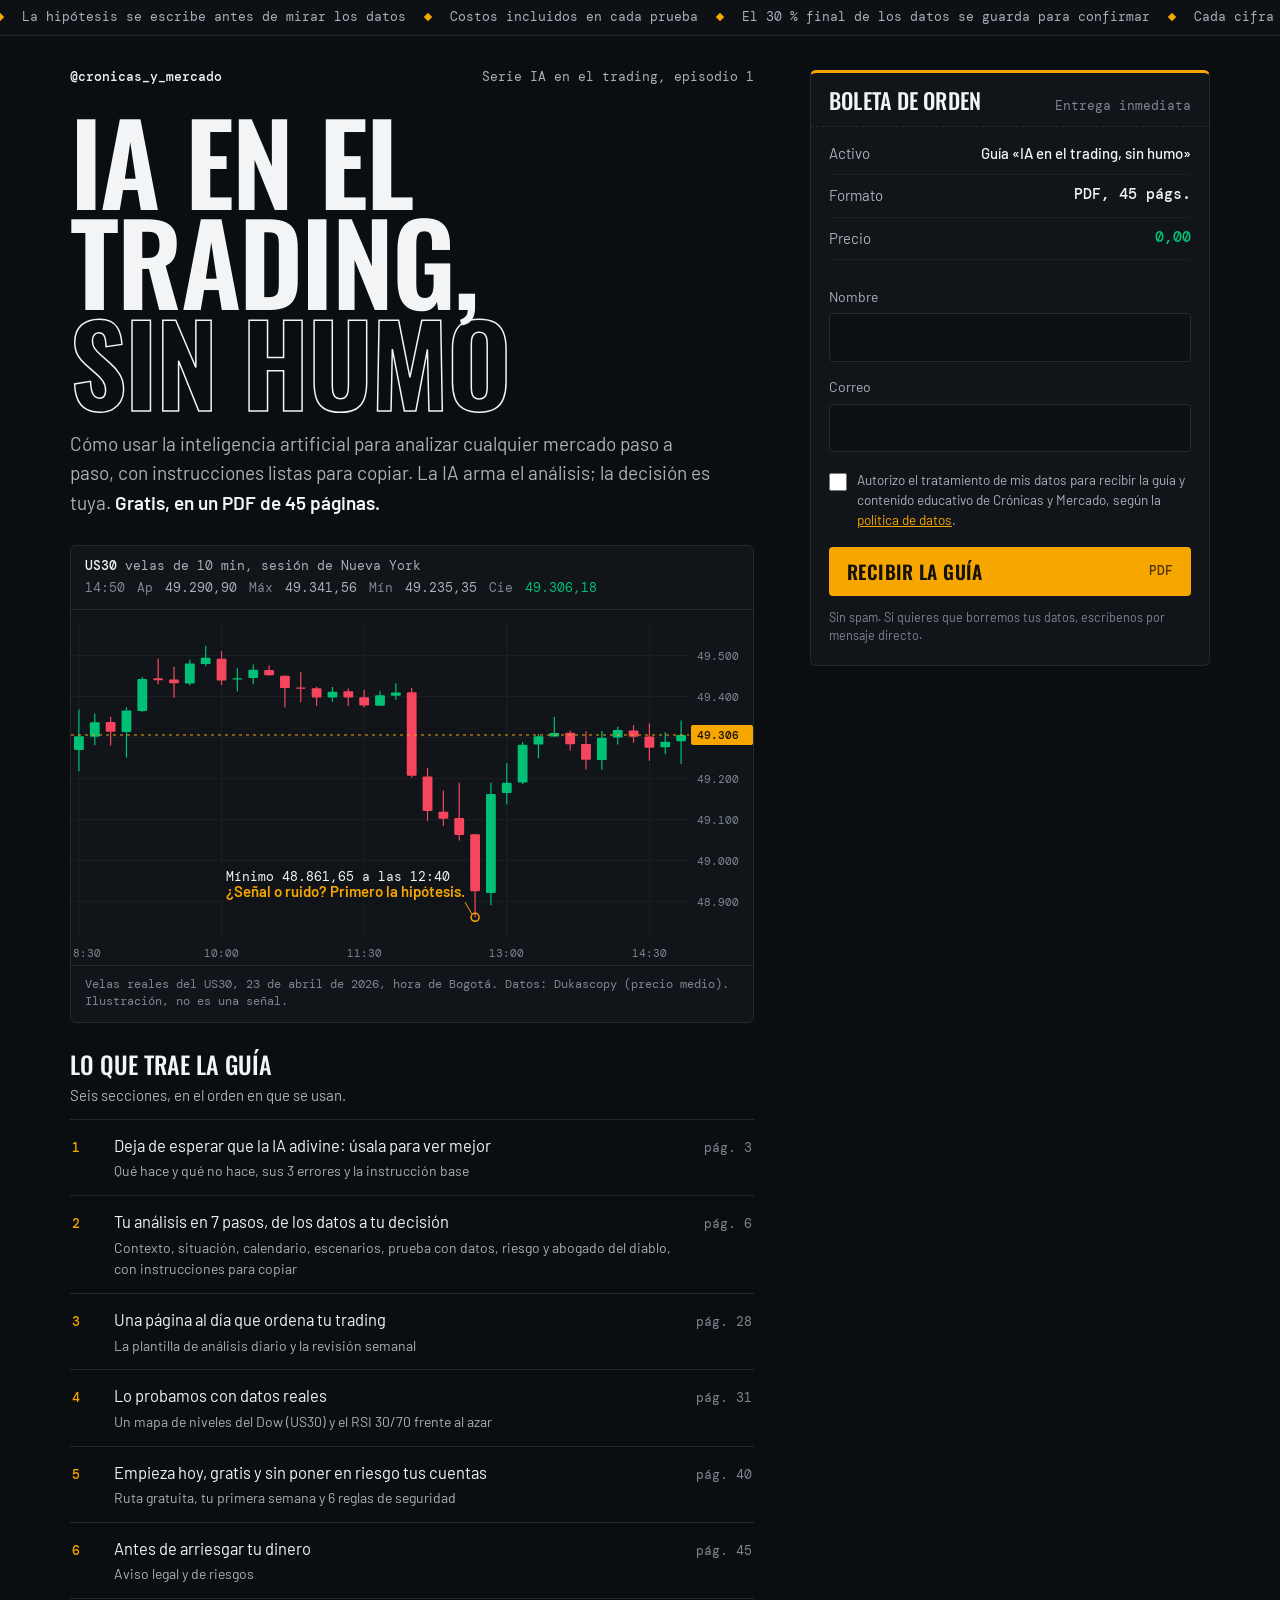
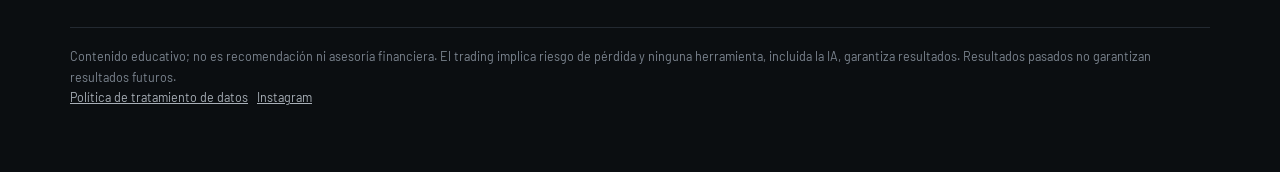
<file: index.html>
<!doctype html>
<html lang="es">
<head>
<meta charset="utf-8">
<meta name="viewport" content="width=device-width,initial-scale=1">
<title>IA en el trading, sin humo · Guía gratuita</title>
<meta name="description" content="Guía gratuita de Crónicas y Mercado: qué hace la IA en el trading, qué no hace y cómo probar una idea con datos antes de arriesgar dinero.">
<meta name="robots" content="noindex">
<meta name="theme-color" content="#0B0E11">
<link rel="preload" href="fonts/Oswald.ttf" as="font" type="font/ttf" crossorigin>
<link rel="stylesheet" href="estilo.css">
</head>
<body>

<div class="cinta" aria-hidden="true"><div class="cinta-pista">
  <span>La hipótesis se escribe antes de mirar los datos</span><span>Costos incluidos en cada prueba</span><span>El 30 % final de los datos se guarda para confirmar</span><span>Cada cifra con su fuente</span><span>Si el verificador dice no, no se publica</span><span>La IA no ejecuta órdenes</span>
  <span>La hipótesis se escribe antes de mirar los datos</span><span>Costos incluidos en cada prueba</span><span>El 30 % final de los datos se guarda para confirmar</span><span>Cada cifra con su fuente</span><span>Si el verificador dice no, no se publica</span><span>La IA no ejecuta órdenes</span>
</div></div>

<main class="pagina">
  <header class="cab">
    <div class="cuenta"><b>@cronicas_y_mercado</b><span>Serie IA en el trading, episodio 1</span></div>
    <h1>IA en el trading,<span class="l2">sin humo</span></h1>
    <p class="bajada">Cómo usar la inteligencia artificial para analizar cualquier mercado paso a paso, con instrucciones listas para copiar. La IA arma el análisis; la decisión es tuya. <strong>Gratis, en un PDF de 45 páginas.</strong></p>
  </header>

  <figure class="graf" id="graf">
    <div class="graf-cab">
      <span><b>US30</b> velas de 10 min, sesión de Nueva York</span>
      <span class="lectura" id="lectura" aria-live="polite"></span>
    </div>
    <svg id="velas" role="img" aria-label="Gráfico de velas del US30 del 23 de abril de 2026: sube en la mañana, cae más de 600 puntos hacia el mediodía y se recupera al cierre."></svg>
    <figcaption>Velas reales del US30, 23 de abril de 2026, hora de Bogotá. Datos: Dukascopy (precio medio). Ilustración, no es una señal.</figcaption>
  </figure>

  <aside class="boleta" aria-labelledby="t-boleta">
    <div class="boleta-cab"><h2 id="t-boleta">Boleta de orden</h2><span>Entrega inmediata</span></div>
    <dl class="filas">
      <div class="fila"><dt>Activo</dt><dd>Guía «IA en el trading, sin humo»</dd></div>
      <div class="fila"><dt>Formato</dt><dd class="num">PDF, 45 págs.</dd></div>
      <div class="fila"><dt>Precio</dt><dd class="num gratis">0,00</dd></div>
    </dl>
    <form id="boleta" action="https://formsubmit.co/ca47b13731435722281ebe0ba1b06c58" method="POST">
      <input type="hidden" name="_subject" value="Nuevo registro · Guía IA (Crónicas y Mercado)">
      <input type="hidden" name="_autoresponse" value="¡Gracias por pedir la guía «IA en el trading, sin humo»! Descárgala aquí: https://agente-miroje.github.io/guia-ia-trading/guia-ia-trading.pdf — Si el enlace no abre dentro de Instagram, cópialo en Chrome o Safari. Contenido educativo; no es recomendación ni asesoría financiera. Crónicas y Mercado (@cronicas_y_mercado).">
      <input type="hidden" name="_next" value="https://agente-miroje.github.io/guia-ia-trading/gracias.html">
      <input type="hidden" name="_template" value="table">
      <input type="hidden" name="_captcha" value="false">
      <input type="hidden" name="origen" value="Instagram, comentario IA">
      <div class="honey" aria-hidden="true"><input type="text" name="_honey" tabindex="-1" autocomplete="off"></div>

      <div class="campo"><label for="nombre">Nombre</label>
        <input id="nombre" type="text" name="nombre" required maxlength="80" autocomplete="name"></div>
      <div class="campo"><label for="correo">Correo</label>
        <input id="correo" type="email" name="email" required maxlength="120" autocomplete="email" inputmode="email"></div>

      <div class="consent">
        <input id="autoriza" type="checkbox" name="autorizacion_datos" value="Sí autorizo (Ley 1581 de 2012)" required>
        <label for="autoriza">Autorizo el tratamiento de mis datos para recibir la guía y contenido educativo de Crónicas y Mercado, según la <a href="privacidad.html">política de datos</a>.</label>
      </div>
      <button class="ejecutar" type="submit">Recibir la guía <small>PDF</small></button>
      <p class="letra" id="estado" role="status" aria-live="polite"></p>
      <p class="letra">Sin spam. Si quieres que borremos tus datos, escríbenos por mensaje directo.</p>
    </form>
  </aside>

  <section class="indice" aria-labelledby="t-indice">
    <h2 id="t-indice">Lo que trae la guía</h2>
    <p>Seis secciones, en el orden en que se usan.</p>
    <ol>
      <li><span class="n">1</span><span class="t">Deja de esperar que la IA adivine: úsala para ver mejor<em>Qué hace y qué no hace, sus 3 errores y la instrucción base</em></span><span class="p">pág. 3</span></li>
      <li><span class="n">2</span><span class="t">Tu análisis en 7 pasos, de los datos a tu decisión<em>Contexto, situación, calendario, escenarios, prueba con datos, riesgo y abogado del diablo, con instrucciones para copiar</em></span><span class="p">pág. 6</span></li>
      <li><span class="n">3</span><span class="t">Una página al día que ordena tu trading<em>La plantilla de análisis diario y la revisión semanal</em></span><span class="p">pág. 28</span></li>
      <li><span class="n">4</span><span class="t">Lo probamos con datos reales<em>Un mapa de niveles del Dow (US30) y el RSI 30/70 frente al azar</em></span><span class="p">pág. 31</span></li>
      <li><span class="n">5</span><span class="t">Empieza hoy, gratis y sin poner en riesgo tus cuentas<em>Ruta gratuita, tu primera semana y 6 reglas de seguridad</em></span><span class="p">pág. 40</span></li>
      <li><span class="n">6</span><span class="t">Antes de arriesgar tu dinero<em>Aviso legal y de riesgos</em></span><span class="p">pág. 45</span></li>
    </ol>
  </section>

  <footer class="pie">Contenido educativo; no es recomendación ni asesoría financiera. El trading implica riesgo de pérdida y ninguna herramienta, incluida la IA, garantiza resultados. Resultados pasados no garantizan resultados futuros.<br>
  <a href="privacidad.html">Política de tratamiento de datos</a> &nbsp; <a href="https://www.instagram.com/cronicas_y_mercado/">Instagram</a></footer>
</main>

<script>
// Envío sin salir de la página: el navegador interno de Instagram no siempre sigue la redirección de FormSubmit.
(function(){
  var f=document.getElementById("boleta"), est=document.getElementById("estado"), btn=f.querySelector("button");
  f.addEventListener("submit",function(ev){
    if(!window.fetch||!window.FormData) return;
    ev.preventDefault();
    var h=f.elements["_honey"]; if(h&&h.value) return;
    btn.disabled=true; est.textContent="Enviando…";
    var datos={}; new FormData(f).forEach(function(v,k){datos[k]=v});
    // Copia a la hoja «Inscritos · Guía IA» del Drive (Apps Script); no bloquea la entrega.
    try{navigator.sendBeacon("https://script.google.com/macros/s/AKfycby8uubSr17qpyCesuRpDuma8w41pZgYw2edoAJYYNaZ8rPQMefBiuWIsnhFxOGoULUk5w/exec",new URLSearchParams({nombre:datos.nombre,email:datos.email,autorizacion_datos:datos.autorizacion_datos||"",origen:datos.origen||"",_honey:datos._honey||""}))}catch(e){}
    fetch("https://formsubmit.co/ajax/ca47b13731435722281ebe0ba1b06c58",{method:"POST",headers:{"Content-Type":"application/json","Accept":"application/json"},body:JSON.stringify(datos)})
      .then(function(r){return r.json()})
      .then(function(j){
        if(String(j.success)==="true"){location.href="gracias.html"}
        else{throw new Error(j.message||"error")}
      })
      .catch(function(){est.textContent="No se pudo enviar. Revisa tu conexión e inténtalo otra vez.";btn.disabled=false});
  });
})();
(function(){
  // US30, 23-04-2026, 13:30–19:50 UTC (8:30–14:50 Bogotá), velas de 10 min [apertura, máximo, mínimo, cierre]. Fuente: Dukascopy, CSV validado.
  var V=[[49269.65,49368.51,49218.01,49303.13],[49302.12,49358.47,49281.0,49337.46],[49338.02,49350.5,49280.49,49313.88],[49313.5,49373.51,49250.98,49365.98],[49364.48,49447.53,49362.01,49442.53],[49444.65,49492.62,49429.53,49439.91],[49441.38,49472.57,49397.26,49432.12],[49431.61,49489.69,49427.29,49480.56],[49479.1,49523.86,49473.75,49494.72],[49492.15,49511.04,49427.9,49439.03],[49441.51,49468.82,49412.26,49444.38],[49444.89,49478.15,49429.89,49465.46],[49464.94,49476.4,49451.05,49451.85],[49450.85,49451.06,49373.24,49421.0],[49421.97,49460.31,49386.31,49420.34],[49419.86,49423.78,49377.63,49397.33],[49397.86,49423.17,49387.29,49411.68],[49412.56,49419.3,49377.13,49397.71],[49398.19,49415.73,49373.26,49377.79],[49377.3,49412.66,49377.3,49403.08],[49402.1,49432.51,49391.4,49409.51],[49410.47,49421.41,49202.57,49207.07],[49204.92,49225.92,49096.04,49120.83],[49118.72,49170.53,49083.98,49101.67],[49103.62,49189.42,49048.97,49062.37],[49063.87,49064.38,48861.65,48924.84],[48920.98,49189.74,48891.0,49162.55],[49164.47,49237.32,49136.5,49189.51],[49190.4,49289.1,49185.88,49282.18],[49282.71,49308.82,49249.64,49303.38],[49302.52,49350.08,49301.87,49311.0],[49311.47,49316.84,49268.25,49283.75],[49284.11,49315.46,49221.77,49245.79],[49245.33,49315.81,49221.45,49299.36],[49299.89,49326.27,49283.14,49318.04],[49317.06,49329.99,49287.42,49302.01],[49302.46,49334.25,49243.44,49275.01],[49276.1,49312.75,49259.45,49289.41],[49290.9,49341.56,49235.35,49306.18]];
  var NS="http://www.w3.org/2000/svg", svg=document.getElementById("velas"), lec=document.getElementById("lectura");
  var quieto=matchMedia("(prefers-reduced-motion: reduce)").matches, animado=false;
  var num=function(x){return x.toLocaleString("es-CO",{minimumFractionDigits:2,maximumFractionDigits:2})};
  var hora=function(i){var m=8*60+30+i*10;return Math.floor(m/60)+":"+String(m%60).padStart(2,"0")};
  var css=getComputedStyle(document.documentElement), col=function(n){return css.getPropertyValue(n).trim()};
  function el(t,a,p){var e=document.createElementNS(NS,t);for(var k in a)e.setAttribute(k,a[k]);(p||svg).appendChild(e);return e}
  function txt(s,a,p){var e=el("text",a,p);e.textContent=s;return e}
  var lo=Math.min.apply(0,V.map(function(v){return v[2]})), hi=Math.max.apply(0,V.map(function(v){return v[1]}));
  var iMin=V.findIndex(function(v){return v[2]===lo});
  var W,H,ejeD=64,arr=14,abj=26,X,Y,paso;

  function leer(i){
    var v=V[i], s=v[3]>=v[0]?"sube":"baja";
    lec.innerHTML="<i>"+hora(i)+"</i> <i>Ap</i> "+num(v[0])+" <i>Máx</i> "+num(v[1])+" <i>Mín</i> "+num(v[2])+" <i>Cie</i> <span class='"+s+"'>"+num(v[3])+"</span>";
  }

  function dibujar(){
    W=svg.parentNode.clientWidth; H=Math.round(Math.max(250,Math.min(420,W*.52)));
    svg.setAttribute("viewBox","0 0 "+W+" "+H); svg.setAttribute("height",H); svg.innerHTML="";
    var ancho=W-ejeD, alto=H-arr-abj, pad=(hi-lo)*.08, a=lo-pad, b=hi+pad;
    paso=ancho/V.length;
    X=function(i){return i*paso+paso/2}; Y=function(p){return arr+(b-p)/(b-a)*alto};
    var g=el("g",{});
    for(var p=Math.ceil(a/100)*100;p<=b;p+=100){
      var y=Y(p); el("line",{x1:0,x2:ancho,y1:y,y2:y,stroke:col("--grid")},g);
      txt(num(p).replace(/,00$/,""),{x:ancho+8,y:y+4,fill:col("--dim"),"font-family":"DM Mono","font-size":11},g);
    }
    [0,9,18,27,36].forEach(function(i){
      el("line",{x1:X(i),x2:X(i),y1:arr,y2:H-abj,stroke:col("--grid")},g);
      txt(hora(i),{x:i?X(i):2,y:H-8,fill:col("--dim"),"font-family":"DM Mono","font-size":11,"text-anchor":i?"middle":"start"},g);
    });
    var cuerpo=Math.max(2,paso*.62), lento=quieto||animado;
    V.forEach(function(v,i){
      var c=v[3]>=v[0]?col("--up"):col("--down"), gg=el("g",{class:lento?"":"vela"});
      if(!lento) gg.style.animationDelay=(.25+i*.035)+"s";
      el("line",{x1:X(i),x2:X(i),y1:Y(v[1]),y2:Y(v[2]),stroke:c,"stroke-width":1.2},gg);
      var y1=Y(Math.max(v[0],v[3])), y2=Y(Math.min(v[0],v[3]));
      el("rect",{x:X(i)-cuerpo/2,y:y1,width:cuerpo,height:Math.max(1.2,y2-y1),fill:c,rx:1},gg);
    });
    // Último cierre
    var ult=V[V.length-1][3], yu=Y(ult), nota=el("g",{class:lento?"":"nota-graf"});
    if(!lento) nota.style.animationDelay=(.4+V.length*.035)+"s";
    el("line",{x1:0,x2:ancho,y1:yu,y2:yu,stroke:col("--ac"),"stroke-dasharray":"3 4","stroke-width":1},nota);
    el("rect",{x:ancho+2,y:yu-10,width:ejeD-2,height:20,fill:col("--ac"),rx:2},nota);
    txt(num(ult).replace(/,\d\d$/,""),{x:ancho+8,y:yu+4,fill:"#14100A","font-family":"DM Mono","font-size":11,"font-weight":500},nota);
    // El mínimo de la sesión, con la pregunta que abre la guía
    var xm=X(iMin), ym=Y(lo);
    el("circle",{cx:xm,cy:ym,r:4,fill:"none",stroke:col("--ac"),"stroke-width":1.5},nota);
    var t1=txt("Mínimo "+num(lo)+" a las "+hora(iMin),{y:ym-36,fill:col("--fg"),"font-family":"DM Mono","font-size":W<520?11:12.5},nota);
    var t2=txt("¿Señal o ruido? Primero la hipótesis.",{y:ym-20,fill:col("--ac"),"font-family":"Barlow","font-size":W<520?13:15,"font-weight":600},nota);
    var w=Math.max(t1.getComputedTextLength(),t2.getComputedTextLength());
    var tx=Math.max(6,Math.min(ancho-w-6,xm-w-10));
    t1.setAttribute("x",tx); t2.setAttribute("x",tx);
    var fondo=document.createElementNS(NS,"rect");
    [["x",tx-5],["y",ym-50],["width",w+10],["height",36],["rx",3],["fill",col("--panel")],["opacity",.88]].forEach(function(a){fondo.setAttribute(a[0],a[1])});
    nota.insertBefore(fondo,t1);
    el("line",{x1:xm-3,y1:ym-3,x2:Math.min(xm-8,tx+w),y2:ym-15,stroke:col("--ac")},nota);
    // Cruz que sigue al dedo o al ratón
    var cruz=el("line",{x1:0,x2:0,y1:arr,y2:H-abj,stroke:col("--muted"),"stroke-dasharray":"2 3",opacity:0});
    function mover(ev){
      var r=svg.getBoundingClientRect(), x=(ev.clientX-r.left)*(W/r.width);
      var i=Math.max(0,Math.min(V.length-1,Math.floor(x/paso)));
      cruz.setAttribute("x1",X(i));cruz.setAttribute("x2",X(i));cruz.setAttribute("opacity",.7);leer(i);
    }
    svg.onpointermove=mover; svg.onpointerdown=mover;
    svg.onpointerleave=function(){cruz.setAttribute("opacity",0);leer(V.length-1)};
    leer(V.length-1);
  }
  (document.fonts?document.fonts.ready:Promise.resolve()).then(function(){dibujar();animado=true});
  var t; addEventListener("resize",function(){clearTimeout(t);t=setTimeout(dibujar,120)});
})();
</script>
</body>
</html>
</file>
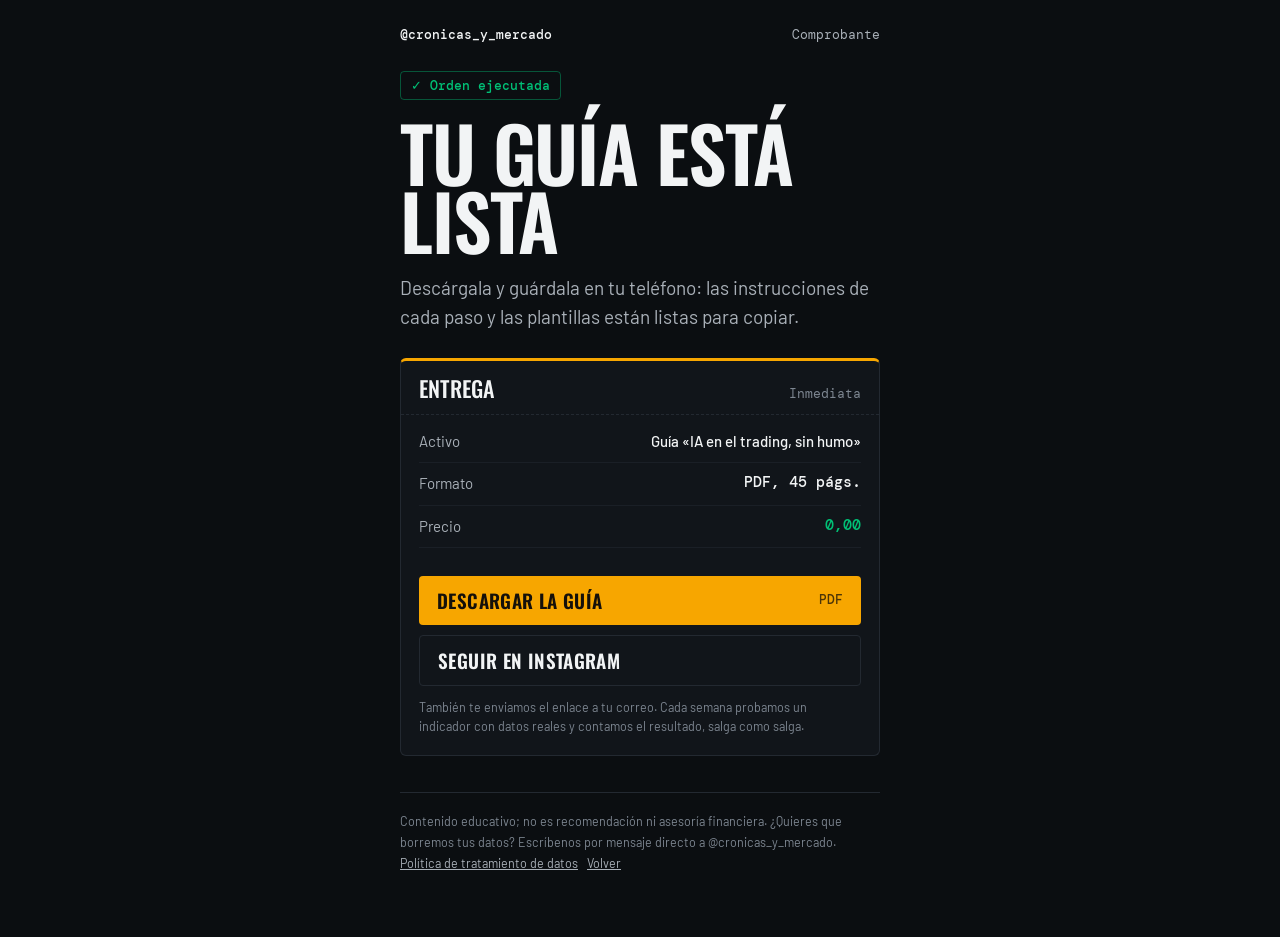
<file: gracias.html>
<!doctype html>
<html lang="es">
<head>
<meta charset="utf-8">
<meta name="viewport" content="width=device-width,initial-scale=1">
<title>Guía lista · Crónicas y Mercado</title>
<meta name="robots" content="noindex">
<meta name="theme-color" content="#0B0E11">
<link rel="stylesheet" href="estilo.css">
</head>
<body>
<main class="comprobante">
  <div class="cuenta"><b>@cronicas_y_mercado</b><span>Comprobante</span></div>
  <p class="sello">✓ Orden ejecutada</p>
  <h1>Tu guía está lista</h1>
  <p class="bajada">Descárgala y guárdala en tu teléfono: las instrucciones de cada paso y las plantillas están listas para copiar.</p>

  <section class="boleta" aria-label="Detalle de la entrega">
    <div class="boleta-cab"><h2>Entrega</h2><span>Inmediata</span></div>
    <dl class="filas">
      <div class="fila"><dt>Activo</dt><dd>Guía «IA en el trading, sin humo»</dd></div>
      <div class="fila"><dt>Formato</dt><dd class="num">PDF, 45 págs.</dd></div>
      <div class="fila"><dt>Precio</dt><dd class="num gratis">0,00</dd></div>
    </dl>
    <div class="acciones">
      <a class="ejecutar" id="descarga" href="guia-ia-trading.pdf">Descargar la guía <small>PDF</small></a>
      <a class="ejecutar sec" id="externo" href="guia-ia-trading.pdf" hidden>Abrir en Chrome</a>
      <p class="letra" id="aviso" hidden></p>
      <a class="ejecutar sec" href="https://www.instagram.com/cronicas_y_mercado/">Seguir en Instagram</a>
      <p class="letra">También te enviamos el enlace a tu correo. Cada semana probamos un indicador con datos reales y contamos el resultado, salga como salga.</p>
    </div>
  </section>

  <footer class="pie">Contenido educativo; no es recomendación ni asesoría financiera. ¿Quieres que borremos tus datos? Escríbenos por mensaje directo a @cronicas_y_mercado.<br>
  <a href="privacidad.html">Política de tratamiento de datos</a> &nbsp; <a href="index.html">Volver</a></footer>
</main>
<script>
// El navegador interno de Instagram y Facebook en Android no abre PDF: se ofrece abrirlo en Chrome.
(function(){
  var ua=navigator.userAgent, interno=/Instagram|FBAN|FBAV|FB_IAB/i.test(ua), android=/Android/i.test(ua);
  if(!interno) return;
  var url=new URL("guia-ia-trading.pdf",location.href).href, aviso=document.getElementById("aviso");
  if(android){
    var ext=document.getElementById("externo");
    ext.href="intent://"+url.replace(/^https:\/\//,"")+"#Intent;scheme=https;package=com.android.chrome;S.browser_fallback_url="+encodeURIComponent(url)+";end";
    ext.hidden=false;
    aviso.textContent="Estás en el navegador de Instagram, que no abre PDF. Toca «Abrir en Chrome».";
  }else{
    aviso.textContent="Si la guía no se abre, toca ··· arriba a la derecha y elige «Abrir en el navegador».";
  }
  aviso.hidden=false;
})();
</script>
</body>
</html>
</file>
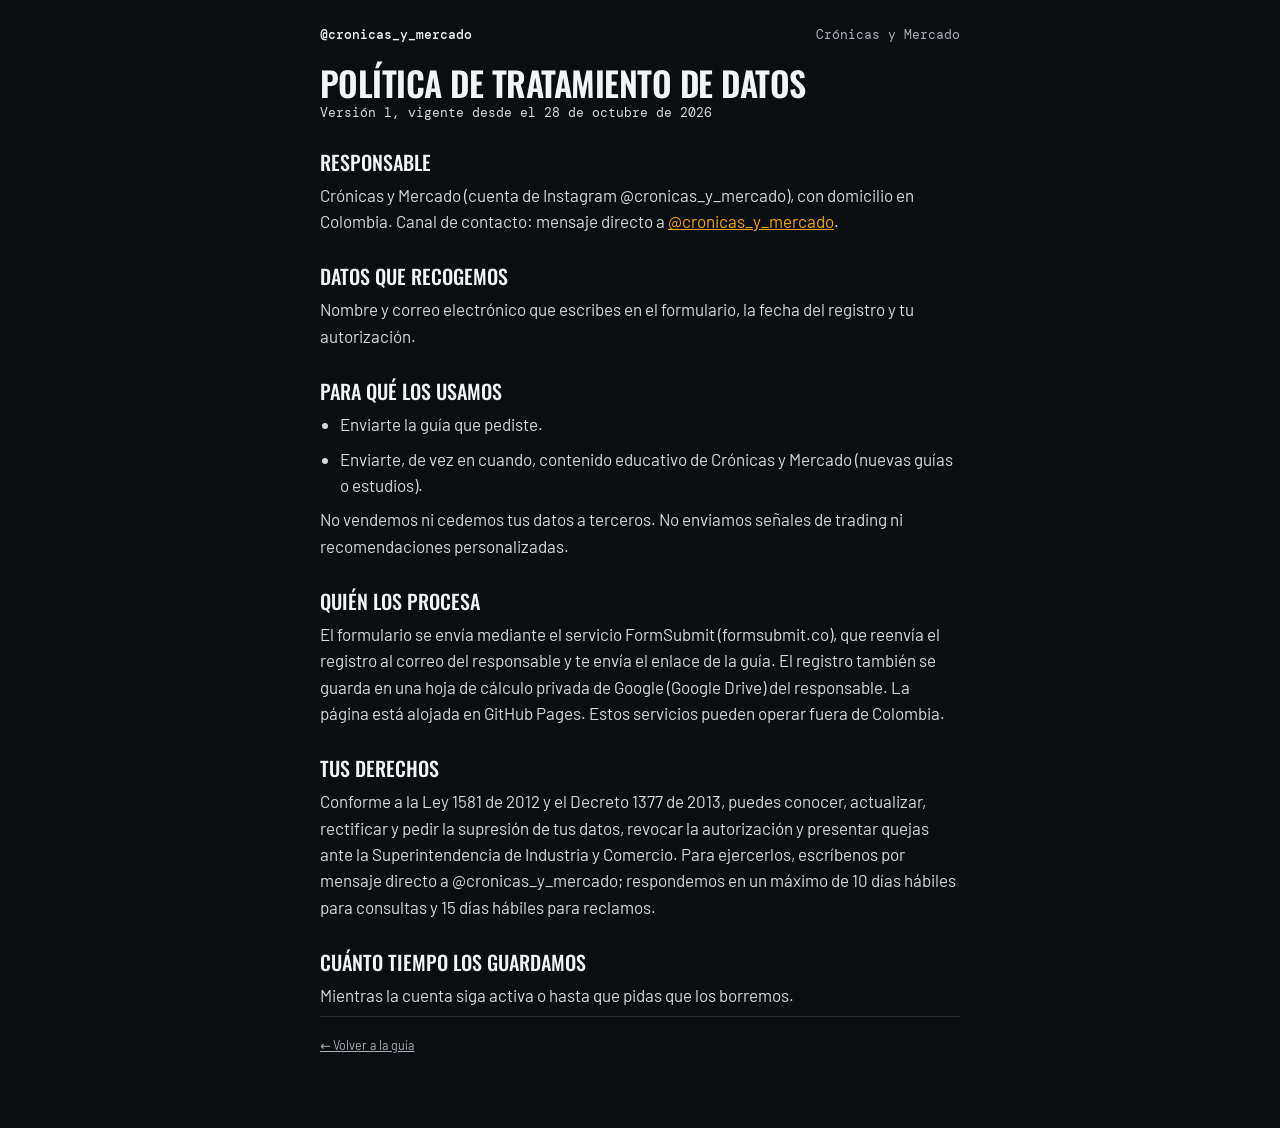
<file: privacidad.html>
<!doctype html>
<html lang="es">
<head>
<meta charset="utf-8">
<meta name="viewport" content="width=device-width,initial-scale=1">
<title>Política de tratamiento de datos · Crónicas y Mercado</title>
<meta name="robots" content="noindex">
<meta name="theme-color" content="#0B0E11">
<link rel="stylesheet" href="estilo.css">
</head>
<body>
<main class="wrap texto">
  <div class="cuenta"><b>@cronicas_y_mercado</b><span>Crónicas y Mercado</span></div>
  <h1 style="font-size:34px">Política de tratamiento de datos</h1>
  <p class="vigencia">Versión 1, vigente desde el 28 de octubre de 2026</p>

  <h2>Responsable</h2>
  <p>Crónicas y Mercado (cuenta de Instagram @cronicas_y_mercado), con domicilio en Colombia. Canal de contacto: mensaje directo a <a href="https://www.instagram.com/cronicas_y_mercado/">@cronicas_y_mercado</a>.</p>

  <h2>Datos que recogemos</h2>
  <p>Nombre y correo electrónico que escribes en el formulario, la fecha del registro y tu autorización.</p>

  <h2>Para qué los usamos</h2>
  <ul>
    <li>Enviarte la guía que pediste.</li>
    <li>Enviarte, de vez en cuando, contenido educativo de Crónicas y Mercado (nuevas guías o estudios).</li>
  </ul>
  <p>No vendemos ni cedemos tus datos a terceros. No enviamos señales de trading ni recomendaciones personalizadas.</p>

  <h2>Quién los procesa</h2>
  <p>El formulario se envía mediante el servicio FormSubmit (formsubmit.co), que reenvía el registro al correo del responsable y te envía el enlace de la guía. El registro también se guarda en una hoja de cálculo privada de Google (Google Drive) del responsable. La página está alojada en GitHub Pages. Estos servicios pueden operar fuera de Colombia.</p>

  <h2>Tus derechos</h2>
  <p>Conforme a la Ley 1581 de 2012 y el Decreto 1377 de 2013, puedes conocer, actualizar, rectificar y pedir la supresión de tus datos, revocar la autorización y presentar quejas ante la Superintendencia de Industria y Comercio. Para ejercerlos, escríbenos por mensaje directo a @cronicas_y_mercado; respondemos en un máximo de 10 días hábiles para consultas y 15 días hábiles para reclamos.</p>

  <h2>Cuánto tiempo los guardamos</h2>
  <p>Mientras la cuenta siga activa o hasta que pidas que los borremos.</p>

  <p class="pie"><a href="index.html">← Volver a la guía</a></p>
</main>
</body>
</html>
</file>
<file: estilo.css>
@font-face{font-family:"Oswald";src:url("fonts/Oswald.ttf");font-weight:200 700;font-display:swap}
@font-face{font-family:"Barlow";src:url("fonts/Barlow-Regular.ttf");font-weight:400;font-display:swap}
@font-face{font-family:"Barlow";src:url("fonts/Barlow-Medium.ttf");font-weight:500;font-display:swap}
@font-face{font-family:"Barlow";src:url("fonts/Barlow-SemiBold.ttf");font-weight:600;font-display:swap}
@font-face{font-family:"DM Mono";src:url("fonts/DMMono-Regular.ttf");font-weight:400;font-display:swap}
@font-face{font-family:"DM Mono";src:url("fonts/DMMono-Medium.ttf");font-weight:500;font-display:swap}

:root{
  --bg:#0B0E11; --panel:#11151A; --well:#0D1115; --fg:#F2F4F5; --muted:#A9B0B8; --dim:#7D8691;
  --ac:#F7A600; --up:#00C076; --down:#F6465D; --line:#232931; --grid:#1A1F26;
  --mono:"DM Mono",ui-monospace,Menlo,monospace; --disp:"Oswald",Impact,sans-serif; --body:"Barlow",system-ui,sans-serif;
}
*{box-sizing:border-box;margin:0;padding:0}
html{-webkit-text-size-adjust:100%}
body{background:var(--bg);color:var(--fg);font:400 17px/1.55 var(--body);min-height:100vh;overflow-x:hidden}
a{color:var(--ac)}
:focus-visible{outline:2px solid var(--ac);outline-offset:3px;border-radius:4px}

/* Cinta: las reglas del método, no precios */
.cinta{border-bottom:1px solid var(--line);overflow:hidden;white-space:nowrap;font:400 12.5px/1 var(--mono);color:var(--muted);background:var(--well)}
.cinta-pista{display:inline-flex;padding:11px 0;animation:cinta 48s linear infinite}
.cinta span{padding:0 22px;position:relative}
.cinta span::before{content:"";position:absolute;left:-3px;top:50%;width:6px;height:6px;margin-top:-3px;background:var(--ac);transform:rotate(45deg)}
@keyframes cinta{to{transform:translateX(-50%)}}

.pagina{max-width:1180px;margin:0 auto;padding:22px 20px 64px;display:grid;gap:28px;
  grid-template-columns:minmax(0,1fr);grid-template-areas:"cab" "graf" "boleta" "indice" "pie"}
.cab{grid-area:cab}.graf{grid-area:graf}.boleta{grid-area:boleta}.indice{grid-area:indice}.pie{grid-area:pie}
@media (min-width:980px){
  .pagina{grid-template-columns:minmax(0,1fr) 400px;column-gap:56px;padding-top:34px;
    grid-template-areas:"cab boleta" "graf boleta" "indice boleta" "pie pie"}
  .pagina > .boleta{align-self:start;position:sticky;top:24px}
}

.cuenta{display:flex;flex-wrap:wrap;gap:8px 16px;justify-content:space-between;align-items:center;font:400 13px/1 var(--mono);color:var(--muted);margin-bottom:26px}
.cuenta b{color:var(--fg);font-weight:500}
@keyframes pulso{0%{box-shadow:0 0 0 0 rgba(0,192,118,.6)}70%,100%{box-shadow:0 0 0 8px rgba(0,192,118,0)}}

h1{font:600 clamp(52px,12vw,112px)/.9 var(--disp);text-transform:uppercase;letter-spacing:-.015em}
h1 .l2{display:block;color:transparent;-webkit-text-stroke:1.5px var(--fg)}
.bajada{max-width:34em;margin-top:18px;font-size:19px;color:var(--muted)}
.bajada strong{color:var(--fg);font-weight:600}

/* Gráfico */
.graf{background:var(--panel);border:1px solid var(--line);border-radius:6px;overflow:hidden}
.graf-cab{display:flex;flex-wrap:wrap;gap:6px 18px;justify-content:space-between;align-items:baseline;padding:12px 14px;border-bottom:1px solid var(--line);font:400 12.5px/1.3 var(--mono);color:var(--muted)}
.graf-cab b{color:var(--fg);font-weight:500}
.lectura{display:flex;flex-wrap:wrap;gap:4px 12px;font-variant-numeric:tabular-nums}
.lectura i{font-style:normal;color:var(--dim)}
.lectura .sube{color:var(--up)}.lectura .baja{color:var(--down)}
.graf svg{display:block;width:100%;height:auto;touch-action:pan-y;cursor:crosshair}
.graf figcaption{padding:10px 14px 12px;border-top:1px solid var(--line);font:400 11.5px/1.5 var(--mono);color:var(--dim)}
.vela{transform-box:fill-box;transform-origin:50% 100%;animation:crece .5s cubic-bezier(.2,.8,.2,1) both}
@keyframes crece{from{transform:scaleY(0);opacity:0}}
.nota-graf{opacity:0;animation:aparece .6s ease-out forwards}
@keyframes aparece{to{opacity:1}}

/* Boleta de orden */
.boleta{background:var(--panel);border:1px solid var(--line);border-top:3px solid var(--ac);border-radius:6px}
.boleta-cab{display:flex;justify-content:space-between;align-items:baseline;padding:16px 18px 14px;border-bottom:1px dashed var(--line)}
.boleta-cab h2{font:500 22px/1 var(--disp);text-transform:uppercase;letter-spacing:.01em}
.boleta-cab span{font:400 12.5px/1 var(--mono);color:var(--dim)}
.filas{padding:6px 18px 4px}
.fila{display:flex;justify-content:space-between;gap:16px;padding:9px 0;border-bottom:1px solid var(--grid);font-size:15px}
.fila dt{color:var(--muted)}
.fila dd{text-align:right;font-weight:500}
.fila dd.num{font:500 15px/1.4 var(--mono);font-variant-numeric:tabular-nums}
.fila dd.gratis{color:var(--up)}
.boleta form,.boleta .acciones{padding:8px 18px 20px}
.campo{margin-top:14px}
.campo label{display:block;font-size:14px;color:var(--muted);margin-bottom:6px}
.campo input{width:100%;padding:13px 14px;border-radius:4px;border:1px solid var(--line);background:var(--well);color:var(--fg);font:400 17px/1.2 var(--mono)}
.campo input:focus{outline:none;border-color:var(--ac);box-shadow:0 0 0 3px rgba(247,166,0,.18)}
.consent{display:flex;gap:10px;align-items:flex-start;font-size:13.5px;line-height:1.5;color:var(--muted);margin:18px 0 4px}
.consent input{margin-top:3px;width:18px;height:18px;accent-color:var(--ac);flex:none}
.ejecutar{display:flex;justify-content:space-between;align-items:center;gap:12px;width:100%;margin-top:16px;padding:15px 18px;border:0;border-radius:4px;background:var(--ac);color:#14100A;font:600 19px/1 var(--disp);text-transform:uppercase;letter-spacing:.02em;cursor:pointer;text-decoration:none;transition:filter .15s}
.ejecutar small{font:500 12.5px/1 var(--mono);text-transform:none;letter-spacing:0;opacity:.75}
.ejecutar:hover{filter:brightness(1.08)}
.ejecutar:active{transform:translateY(1px)}
.ejecutar.sec{background:transparent;color:var(--fg);border:1px solid var(--line);margin-top:10px}
.letra{font-size:12.5px;color:var(--dim);margin-top:12px;line-height:1.5}
.honey{position:absolute;left:-9999px;width:1px;height:1px;overflow:hidden}

/* Índice de la guía (secuencia real del PDF) */
.indice h2{font:500 24px/1.1 var(--disp);text-transform:uppercase;margin-bottom:6px}
.indice > p{color:var(--muted);font-size:15px;margin-bottom:12px}
.indice ol{list-style:none;border-top:1px solid var(--line)}
.indice li{display:grid;grid-template-columns:30px 1fr auto;gap:12px;align-items:baseline;padding:13px 2px;border-bottom:1px solid var(--line)}
.indice li .n{font:500 13px/1 var(--mono);color:var(--ac)}
.indice li .t{font-size:16.5px}
.indice li .t em{display:block;font-style:normal;font-size:14px;color:var(--muted);margin-top:2px}
.indice li .p{font:400 12.5px/1 var(--mono);color:var(--dim);white-space:nowrap}

.pie{border-top:1px solid var(--line);padding-top:18px;font-size:12.5px;color:var(--dim);line-height:1.65}
.pie a{color:var(--muted)}

/* Páginas de texto */
.texto{max-width:680px;margin:0 auto;padding:28px 20px 64px}
.texto h1{font-size:clamp(38px,8vw,56px);line-height:.95}
.texto h2{font:500 20px/1.2 var(--disp);text-transform:uppercase;margin:30px 0 8px}
.texto p,.texto li{margin:8px 0;color:#D5D9DD}
.texto ul{padding-left:20px}
.vigencia{font:400 12.5px/1 var(--mono);color:var(--dim);margin-top:14px}

/* Comprobante */
.comprobante{max-width:520px;margin:0 auto;padding:28px 20px 64px}
.sello{display:inline-flex;align-items:center;gap:8px;font:500 13px/1 var(--mono);color:var(--up);border:1px solid rgba(0,192,118,.4);padding:7px 10px;border-radius:4px;margin:4px 0 18px}
.comprobante h1{font-size:clamp(48px,13vw,76px)}
.comprobante .boleta{margin-top:26px}
.comprobante .pie{margin-top:36px}

@media (prefers-reduced-motion:reduce){
  .cinta-pista,.vela,.nota-graf{animation:none!important;opacity:1}
}
[hidden]{display:none!important}
</file>
